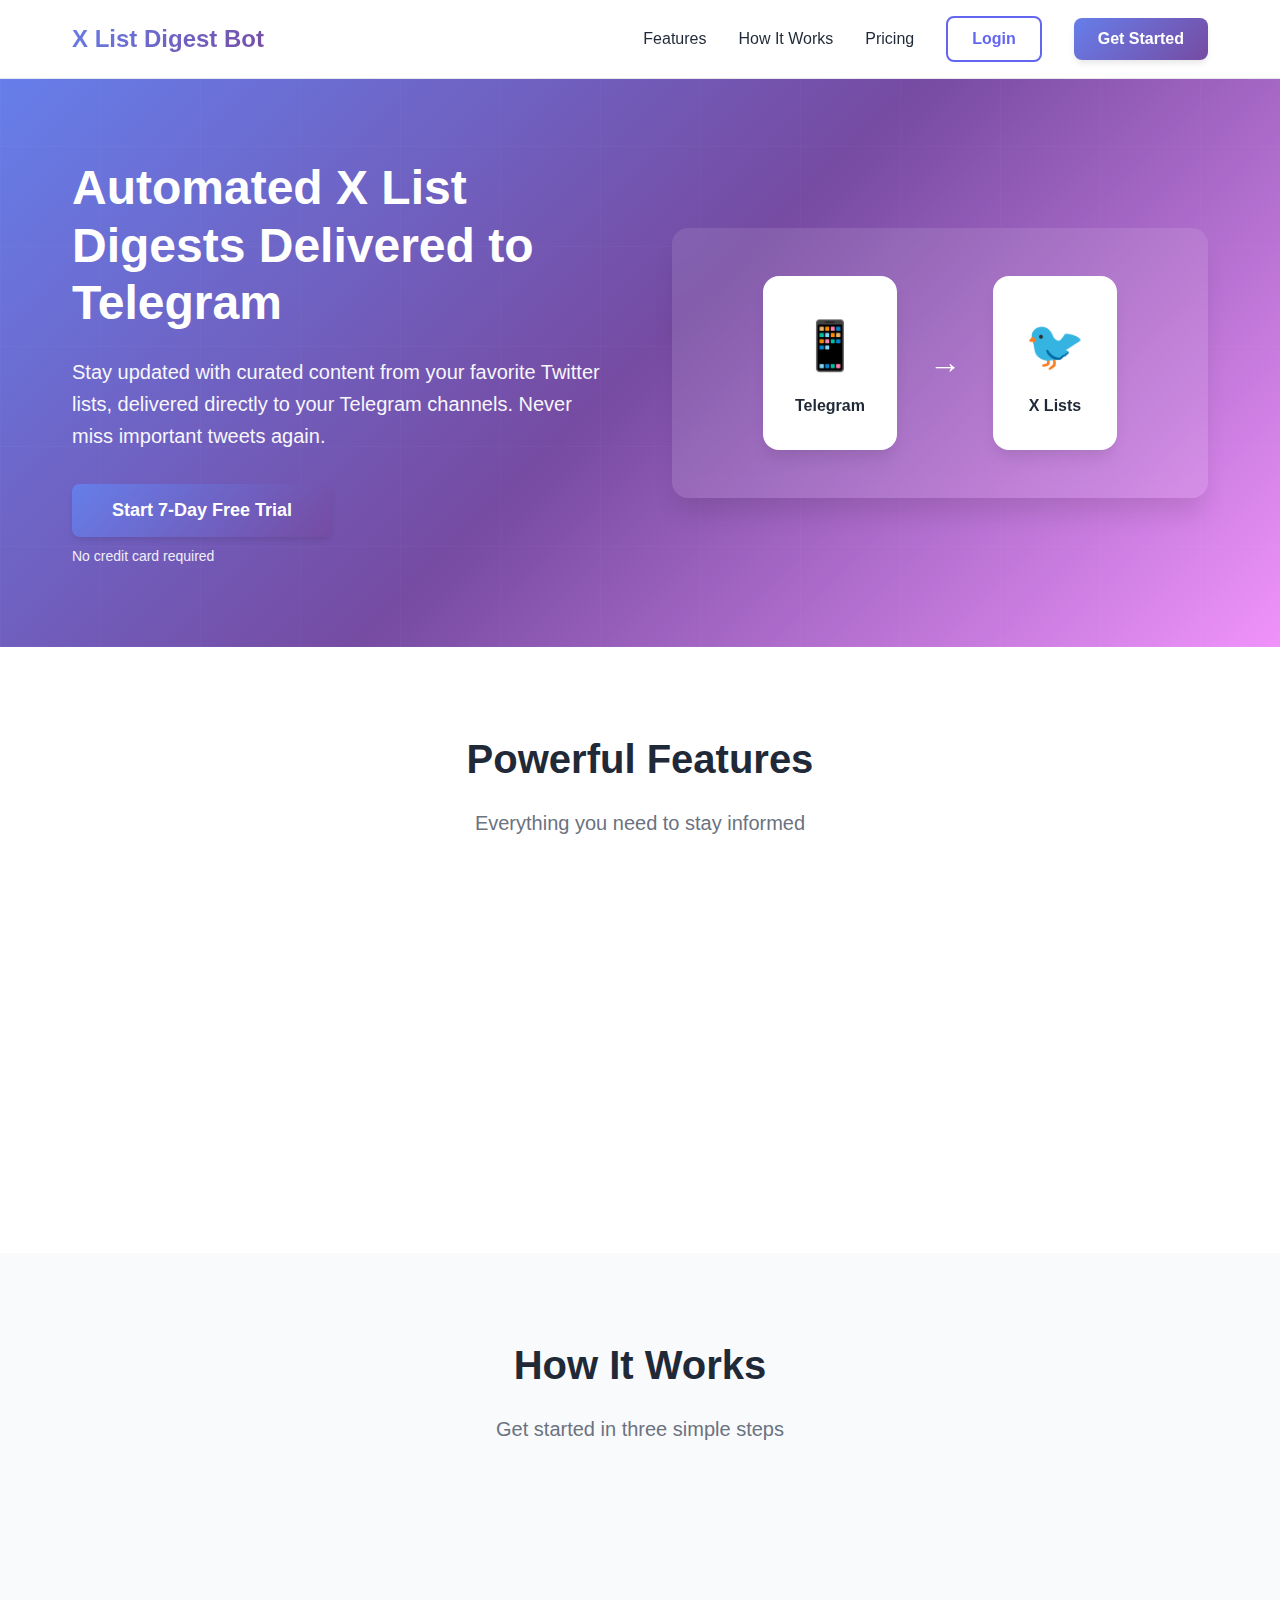
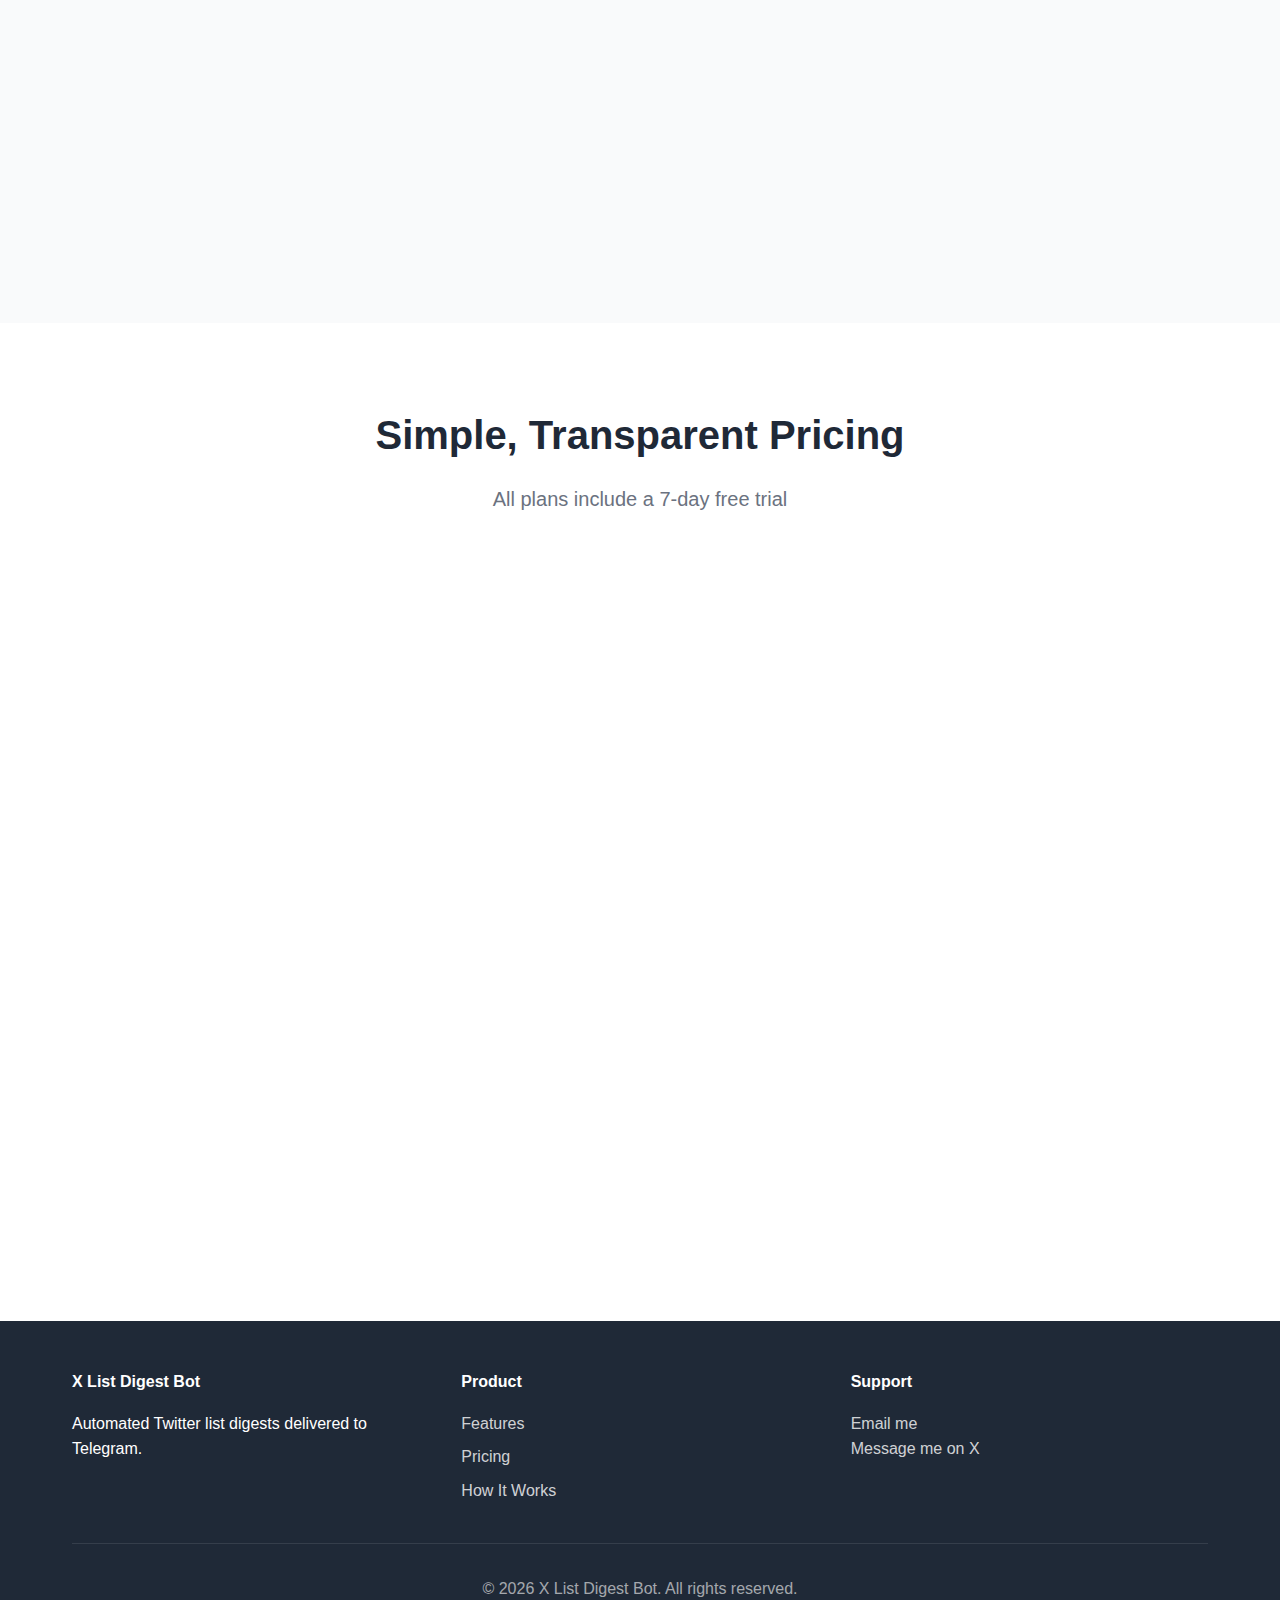
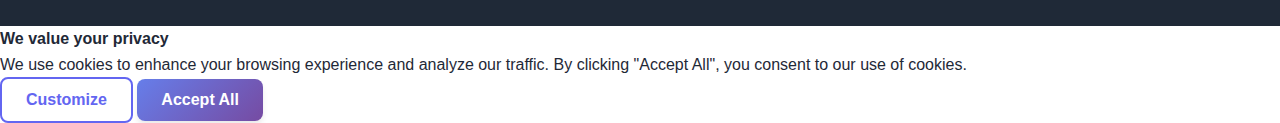
<file: index.html>
<!DOCTYPE html>
<html lang="en">
<head>
    <meta charset="UTF-8">
    <meta name="viewport" content="width=device-width, initial-scale=1.0">
    <title>X List Digest Bot - Automated Twitter List Digests to Telegram</title>
    <meta name="description" content="Subscribe to receive automated X (Twitter) list digests delivered to your Telegram channels. Start your 7-day free trial today!">
    
    <!-- Google Analytics 4 (GA4) -->
    <!-- Replace 'G-XXXXXXXXXX' with your actual GA4 Measurement ID -->
    <script async src="https://www.googletagmanager.com/gtag/js?id=G-XXXXXXXXXX"></script>
    <script>
        window.dataLayer = window.dataLayer || [];
        function gtag(){dataLayer.push(arguments);}
        
        // Set default consent to denied
        gtag('consent', 'default', {
            'analytics_storage': 'denied'
        });
        
        gtag('js', new Date());
        gtag('config', 'G-S552XLN0E6');
    </script>
    
    <link rel="stylesheet" href="styles.css">
</head>
<body>
    <!-- Header -->
    <header>
        <nav class="navbar">
            <div class="container">
                <div class="nav-brand">
                    <h1>X List Digest Bot</h1>
                </div>
                <div class="nav-links">
                    <a href="#features">Features</a>
                    <a href="#how-it-works">How It Works</a>
                    <a href="#pricing">Pricing</a>
                    <button class="btn btn-outline" id="login-btn">Login</button>
                    <button class="btn btn-primary" id="signup-btn">Get Started</button>
                </div>
                <button class="mobile-menu-toggle" id="mobile-menu-toggle">
                    <span></span>
                    <span></span>
                    <span></span>
                </button>
            </div>
        </nav>
    </header>

    <!-- Hero Section -->
    <section class="hero">
        <div class="container">
            <div class="hero-content">
                <h2 class="hero-title">Automated X List Digests Delivered to Telegram</h2>
                <p class="hero-subtitle">Stay updated with curated content from your favorite Twitter lists, delivered directly to your Telegram channels. Never miss important tweets again.</p>
                <div class="hero-cta">
                    <button class="btn btn-primary btn-large" id="hero-cta">Start 7-Day Free Trial</button>
                    <p class="trial-info">No credit card required</p>
                </div>
            </div>
            <div class="hero-image">
                <div class="hero-illustration">
                    <div class="illustration-card">
                        <div class="illustration-icon">📱</div>
                        <div class="illustration-text">Telegram</div>
                    </div>
                    <div class="illustration-arrow">→</div>
                    <div class="illustration-card">
                        <div class="illustration-icon">🐦</div>
                        <div class="illustration-text">X Lists</div>
                    </div>
                </div>
            </div>
        </div>
    </section>

    <!-- Features Section -->
    <section id="features" class="features">
        <div class="container">
            <h2 class="section-title">Powerful Features</h2>
            <p class="section-subtitle">Everything you need to stay informed</p>
            <div class="features-grid">
                <div class="feature-card">
                    <div class="feature-icon">🤖</div>
                    <h3>Automated Digests</h3>
                    <p>Receive curated summaries of your Twitter lists automatically at scheduled times.</p>
                </div>
                <div class="feature-card">
                    <div class="feature-icon">🔒</div>
                    <h3>Secure & Private</h3>
                    <p>Your data is encrypted and never shared with third parties.</p>
                </div>
                <div class="feature-card">
                    <div class="feature-icon">🌐</div>
                    <h3>Multi-Channel Support</h3>
                    <p>Manage multiple Telegram channels and Twitter lists seamlessly.</p>
                </div>
            </div>
        </div>
    </section>

    <!-- How It Works Section -->
    <section id="how-it-works" class="how-it-works">
        <div class="container">
            <h2 class="section-title">How It Works</h2>
            <p class="section-subtitle">Get started in three simple steps</p>
            <div class="steps-container">
                <div class="step">
                    <div class="step-number">1</div>
                    <div class="step-content">
                        <h3>Connect Your Accounts</h3>
                        <p>Link your Twitter and Telegram accounts securely. We only request the permissions we need.</p>
                    </div>
                </div>
                <div class="step">
                    <div class="step-number">2</div>
                    <div class="step-content">
                        <h3>Select Your Lists</h3>
                        <p>Choose which Twitter lists you want to monitor and which Telegram channels to deliver to.</p>
                    </div>
                </div>
                <div class="step">
                    <div class="step-number">3</div>
                    <div class="step-content">
                        <h3>Customize & Automate</h3>
                        <p>Set your schedule, configure filters, and let the bot do the rest. Receive your first digest within minutes.</p>
                    </div>
                </div>
            </div>
        </div>
    </section>

    <!-- Pricing Section -->
    <section id="pricing" class="pricing">
        <div class="container">
            <h2 class="section-title">Simple, Transparent Pricing</h2>
            <p class="section-subtitle">All plans include a 7-day free trial</p>
            <div class="pricing-grid">
                <div class="pricing-card">
                    <div class="pricing-header">
                        <h3>Starter</h3>
                        <div class="price">
                            <span class="currency">$</span>
                            <span class="amount">9</span>
                            <span class="period">/month</span>
                        </div>
                    </div>
                    <div class="pricing-features">
                        <ul>
                            <li>✓ 3 Twitter Lists</li>
                            <li>✓ 1 Telegram Channel</li>
                            <li>✓ Daily Digests</li>
                            <li>✓ Basic Filtering</li>
                            <li>✓ Email Support</li>
                        </ul>
                    </div>
                    <button class="btn btn-outline btn-full signup-trigger">Start Free Trial</button>
                </div>
                <div class="pricing-card featured">
                    <div class="badge">Most Popular</div>
                    <div class="pricing-header">
                        <h3>Pro</h3>
                        <div class="price">
                            <span class="currency">$</span>
                            <span class="amount">29</span>
                            <span class="period">/month</span>
                        </div>
                    </div>
                    <div class="pricing-features">
                        <ul>
                            <li>✓ 10 Twitter Lists</li>
                            <li>✓ 5 Telegram Channels</li>
                            <li>✓ Real-time + Daily Digests</li>
                            <li>✓ Advanced Filtering</li>
                            <li>✓ Analytics Dashboard</li>
                            <li>✓ Priority Support</li>
                        </ul>
                    </div>
                    <button class="btn btn-primary btn-full signup-trigger">Start Free Trial</button>
                </div>
                <div class="pricing-card">
                    <div class="pricing-header">
                        <h3>Enterprise</h3>
                        <div class="price">
                            <span class="currency">$</span>
                            <span class="amount">99</span>
                            <span class="period">/month</span>
                        </div>
                    </div>
                    <div class="pricing-features">
                        <ul>
                            <li>✓ Unlimited Lists</li>
                            <li>✓ Unlimited Channels</li>
                            <li>✓ Custom Schedules</li>
                            <li>✓ AI-Powered Insights</li>
                            <li>✓ Advanced Analytics</li>
                            <li>✓ Dedicated Support</li>
                            <li>✓ Custom Integrations</li>
                        </ul>
                    </div>
                    <button class="btn btn-outline btn-full signup-trigger">Start Free Trial</button>
                </div>
            </div>
        </div>
    </section>

    <!-- Footer -->
    <footer>
        <div class="container">
            <div class="footer-content">
                <div class="footer-section">
                    <h4>X List Digest Bot</h4>
                    <p>Automated Twitter list digests delivered to Telegram.</p>
                </div>
                <div class="footer-section">
                    <h4>Product</h4>
                    <ul>
                        <li><a href="#features">Features</a></li>
                        <li><a href="#pricing">Pricing</a></li>
                        <li><a href="#how-it-works">How It Works</a></li>
                    </ul>
                </div>
                <div class="footer-section">
                    <h4>Support</h4>
                    <p><a href="mailto:zhe@bitdynamics.me">Email me</a></p>
                    <p><a href="https://x.com/linuxcity" target="_blank" rel="noopener noreferrer">Message me on X</a></p>
                </div>
            </div>
            <div class="footer-bottom">
                <p>&copy; <span id="current-year"></span> X List Digest Bot. All rights reserved.</p>
            </div>
        </div>
    </footer>

    <!-- Signup Modal -->
    <div id="signup-modal" class="modal">
        <div class="modal-content">
            <span class="close">&times;</span>
            <h2>Start Your Free Trial</h2>
            <p class="modal-subtitle">7 days free, no credit card required</p>
            <form id="signup-form" novalidate>
                <div class="form-group">
                    <label for="signup-name">Full Name</label>
                    <input type="text" id="signup-name" name="name" required>
                    <span class="error-message"></span>
                </div>
                <div class="form-group">
                    <label for="signup-email">Email Address</label>
                    <input type="email" id="signup-email" name="email" required>
                    <span class="error-message"></span>
                </div>
                <div class="form-group">
                    <label for="signup-password">Password</label>
                    <input type="password" id="signup-password" name="password" required>
                    <span class="error-message"></span>
                </div>
                <div class="form-group">
                    <label for="signup-confirm-password">Confirm Password</label>
                    <input type="password" id="signup-confirm-password" name="confirmPassword" required>
                    <span class="error-message"></span>
                </div>
                <button type="submit" class="btn btn-primary btn-full">Create Account</button>
                <p class="form-footer">Already have an account? <a href="#" id="switch-to-login">Login</a></p>
            </form>
        </div>
    </div>

    <!-- Login Modal -->
    <div id="login-modal" class="modal">
        <div class="modal-content">
            <span class="close">&times;</span>
            <h2>Welcome Back</h2>
            <p class="modal-subtitle">Login to your account</p>
            <form id="login-form" novalidate>
                <div class="form-group">
                    <label for="login-email">Email Address</label>
                    <input type="email" id="login-email" name="email" required>
                    <span class="error-message"></span>
                </div>
                <div class="form-group">
                    <label for="login-password">Password</label>
                    <input type="password" id="login-password" name="password" required>
                    <span class="error-message"></span>
                </div>
                <div class="form-group-checkbox">
                    <input type="checkbox" id="remember-me" name="rememberMe">
                    <label for="remember-me">Remember me</label>
                </div>
                <button type="submit" class="btn btn-primary btn-full">Login</button>
                <p class="form-footer">Don't have an account? <a href="#" id="switch-to-signup">Sign up</a></p>
            </form>
        </div>
    </div>

    <!-- Cookie Consent Banner -->
    <div id="cookie-consent" class="cookie-consent">
        <div class="cookie-consent-content">
            <div class="cookie-consent-text">
                <p><strong>We value your privacy</strong></p>
                <p>We use cookies to enhance your browsing experience and analyze our traffic. By clicking "Accept All", you consent to our use of cookies.</p>
            </div>
            <div class="cookie-consent-actions">
                <button class="btn btn-outline btn-small" id="cookie-customize">Customize</button>
                <button class="btn btn-primary btn-small" id="cookie-accept">Accept All</button>
            </div>
        </div>
    </div>

    <!-- Cookie Preferences Modal -->
    <div id="cookie-preferences-modal" class="modal">
        <div class="modal-content">
            <span class="close">&times;</span>
            <h2>Cookie Preferences</h2>
            <p class="modal-subtitle">Manage your cookie preferences</p>
            <div class="cookie-preference-section">
                <div class="cookie-preference-item">
                    <div class="cookie-preference-header">
                        <input type="checkbox" id="cookie-necessary" checked disabled>
                        <label for="cookie-necessary"><strong>Necessary Cookies</strong></label>
                    </div>
                    <p class="cookie-preference-description">These cookies are essential for the website to function properly. They cannot be disabled.</p>
                </div>
                <div class="cookie-preference-item">
                    <div class="cookie-preference-header">
                        <input type="checkbox" id="cookie-analytics">
                        <label for="cookie-analytics"><strong>Analytics Cookies</strong></label>
                    </div>
                    <p class="cookie-preference-description">These cookies help us understand how visitors interact with our website by collecting and reporting information anonymously.</p>
                </div>
            </div>
            <div class="cookie-preference-actions">
                <button class="btn btn-outline btn-full" id="cookie-reject-all">Reject All</button>
                <button class="btn btn-primary btn-full" id="cookie-save-preferences">Save Preferences</button>
            </div>
        </div>
    </div>

    <script src="script.js"></script>
</body>
</html>
</file>
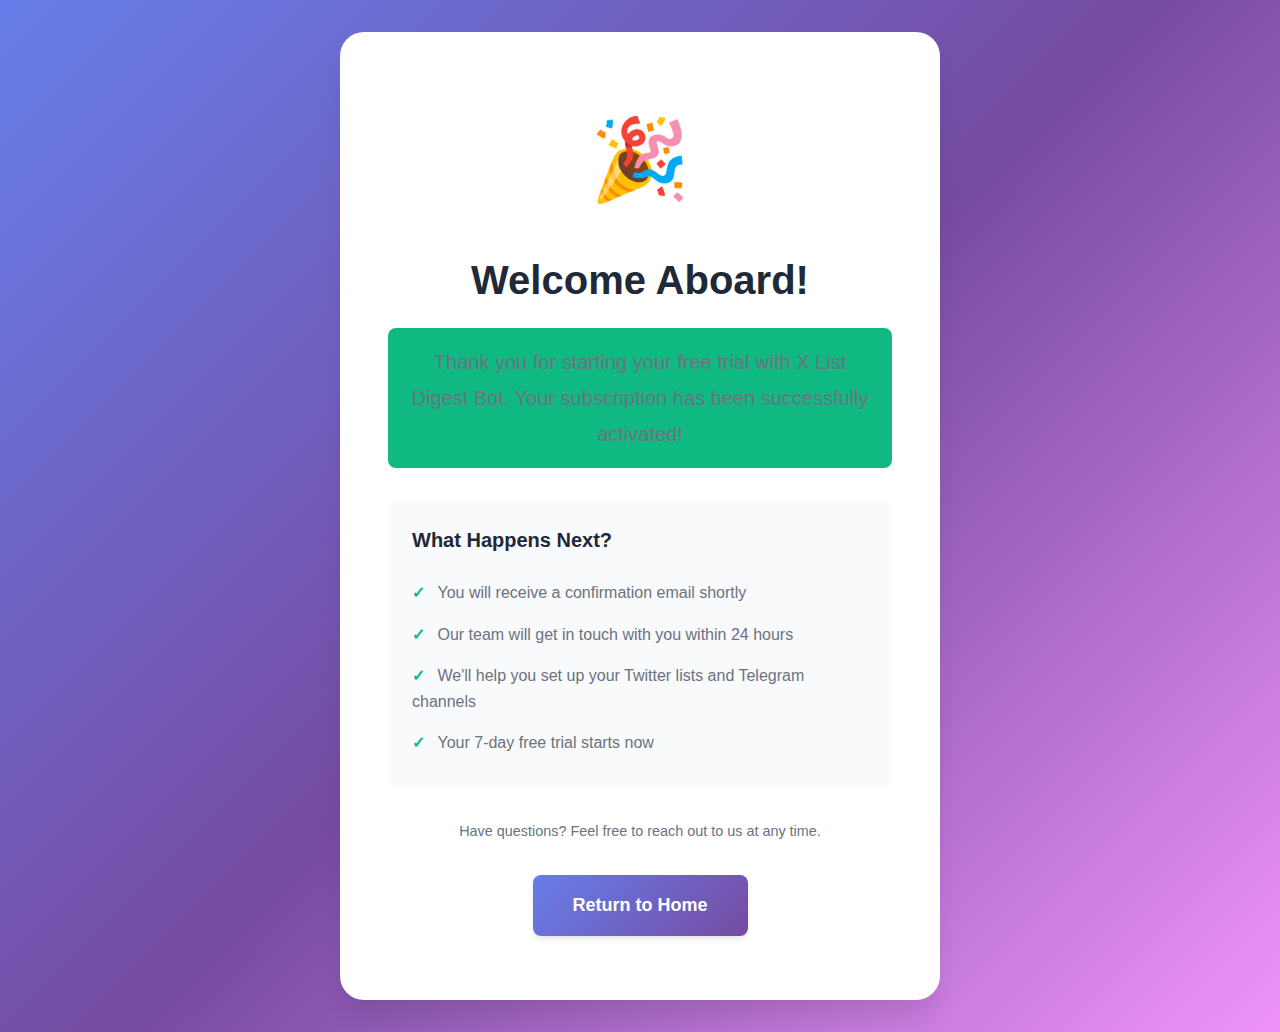
<file: success.html>
<!DOCTYPE html>
<html lang="en">
<head>
    <meta charset="UTF-8">
    <meta name="viewport" content="width=device-width, initial-scale=1.0">
    <title>Welcome to X List Digest Bot!</title>
    <meta name="description" content="Thank you for signing up! We'll be in touch soon.">
    <link rel="stylesheet" href="styles.css">
    <style>
        .success-page {
            min-height: 100vh;
            display: flex;
            align-items: center;
            justify-content: center;
            background: var(--gradient-hero);
            padding: 2rem;
        }
        
        .success-content {
            background: white;
            padding: 4rem 3rem;
            border-radius: 1.5rem;
            max-width: 600px;
            text-align: center;
            box-shadow: var(--shadow-xl);
        }
        
        .success-icon {
            font-size: 5rem;
            margin-bottom: 1.5rem;
        }
        
        .success-title {
            font-size: 2.5rem;
            font-weight: 700;
            margin-bottom: 1rem;
            color: var(--text-primary);
        }
        
        .success-message {
            font-size: 1.25rem;
            color: var(--text-secondary);
            line-height: 1.8;
            margin-bottom: 2rem;
        }
        
        .success-details {
            background: var(--background-alt);
            padding: 1.5rem;
            border-radius: 0.75rem;
            margin-bottom: 2rem;
            text-align: left;
        }
        
        .success-details h3 {
            font-size: 1.25rem;
            margin-bottom: 1rem;
            color: var(--text-primary);
        }
        
        .success-details ul {
            list-style: none;
            padding: 0;
        }
        
        .success-details li {
            padding: 0.5rem 0;
            color: var(--text-secondary);
        }
        
        .success-details li::before {
            content: "✓ ";
            color: var(--success-color);
            font-weight: bold;
            margin-right: 0.5rem;
        }
        
        @media (max-width: 768px) {
            .success-content {
                padding: 2.5rem 1.5rem;
            }
            
            .success-title {
                font-size: 2rem;
            }
            
            .success-message {
                font-size: 1rem;
            }
        }
    </style>
</head>
<body>
    <div class="success-page">
        <div class="success-content">
            <div class="success-icon">🎉</div>
            <h1 class="success-title">Welcome Aboard!</h1>
            <p class="success-message">
                Thank you for starting your free trial with X List Digest Bot. Your subscription has been successfully activated!
            </p>
            
            <div class="success-details">
                <h3>What Happens Next?</h3>
                <ul>
                    <li>You will receive a confirmation email shortly</li>
                    <li>Our team will get in touch with you within 24 hours</li>
                    <li>We'll help you set up your Twitter lists and Telegram channels</li>
                    <li>Your 7-day free trial starts now</li>
                </ul>
            </div>
            
            <p style="color: var(--text-secondary); font-size: 0.9rem; margin-bottom: 2rem;">
                Have questions? Feel free to reach out to us at any time.
            </p>
            
            <a href="index.html" class="btn btn-primary btn-large">Return to Home</a>
        </div>
    </div>
</body>
</html>
</file>
<file: styles.css>
/* Reset and Base Styles */
* {
    margin: 0;
    padding: 0;
    box-sizing: border-box;
}

:root {
    --primary-color: #6366f1;
    --primary-dark: #4f46e5;
    --secondary-color: #8b5cf6;
    --text-primary: #1f2937;
    --text-secondary: #6b7280;
    --background: #ffffff;
    --background-alt: #f9fafb;
    --border-color: #e5e7eb;
    --success-color: #10b981;
    --error-color: #ef4444;
    --gradient-primary: linear-gradient(135deg, #667eea 0%, #764ba2 100%);
    --gradient-hero: linear-gradient(135deg, #667eea 0%, #764ba2 50%, #f093fb 100%);
    --shadow-sm: 0 1px 2px 0 rgba(0, 0, 0, 0.05);
    --shadow-md: 0 4px 6px -1px rgba(0, 0, 0, 0.1);
    --shadow-lg: 0 10px 15px -3px rgba(0, 0, 0, 0.1);
    --shadow-xl: 0 20px 25px -5px rgba(0, 0, 0, 0.1);
}

body {
    font-family: -apple-system, BlinkMacSystemFont, 'Segoe UI', Roboto, Oxygen, Ubuntu, Cantarell, sans-serif;
    line-height: 1.6;
    color: var(--text-primary);
    background: var(--background);
    overflow-x: hidden;
}

.container {
    max-width: 1200px;
    margin: 0 auto;
    padding: 0 2rem;
}

/* Header & Navigation */
header {
    background: var(--background);
    border-bottom: 1px solid var(--border-color);
    position: sticky;
    top: 0;
    z-index: 1000;
    backdrop-filter: blur(10px);
    background: rgba(255, 255, 255, 0.95);
}

.navbar {
    padding: 1rem 0;
}

.navbar .container {
    display: flex;
    justify-content: space-between;
    align-items: center;
}

.nav-brand h1 {
    font-size: 1.5rem;
    background: var(--gradient-primary);
    -webkit-background-clip: text;
    -webkit-text-fill-color: transparent;
    background-clip: text;
    font-weight: 700;
}

.nav-links {
    display: flex;
    align-items: center;
    gap: 2rem;
}

.nav-links a {
    text-decoration: none;
    color: var(--text-primary);
    font-weight: 500;
    transition: color 0.3s;
}

.nav-links a:hover {
    color: var(--primary-color);
}

.mobile-menu-toggle {
    display: none;
    flex-direction: column;
    gap: 4px;
    background: none;
    border: none;
    cursor: pointer;
    padding: 0.5rem;
}

.mobile-menu-toggle span {
    width: 24px;
    height: 3px;
    background: var(--text-primary);
    border-radius: 2px;
    transition: all 0.3s;
}

/* Buttons */
.btn {
    padding: 0.75rem 1.5rem;
    border-radius: 0.5rem;
    font-weight: 600;
    cursor: pointer;
    transition: all 0.3s;
    border: none;
    font-size: 1rem;
    text-decoration: none;
    display: inline-block;
}

.btn-primary {
    background: var(--gradient-primary);
    color: white;
    box-shadow: var(--shadow-md);
}

.btn-primary:hover {
    transform: translateY(-2px);
    box-shadow: var(--shadow-lg);
}

.btn-outline {
    background: transparent;
    border: 2px solid var(--primary-color);
    color: var(--primary-color);
}

.btn-outline:hover {
    background: var(--primary-color);
    color: white;
}

.btn-large {
    padding: 1rem 2.5rem;
    font-size: 1.125rem;
}

.btn-full {
    width: 100%;
}

/* Hero Section */
.hero {
    padding: 5rem 0;
    background: var(--gradient-hero);
    position: relative;
    overflow: hidden;
}

.hero::before {
    content: '';
    position: absolute;
    top: 0;
    left: 0;
    right: 0;
    bottom: 0;
    background-image: repeating-linear-gradient(
        0deg,
        rgba(255, 255, 255, 0.05) 0px,
        rgba(255, 255, 255, 0.05) 1px,
        transparent 1px,
        transparent 100px
    ),
    repeating-linear-gradient(
        90deg,
        rgba(255, 255, 255, 0.05) 0px,
        rgba(255, 255, 255, 0.05) 1px,
        transparent 1px,
        transparent 100px
    );
    opacity: 0.5;
}

.hero .container {
    display: grid;
    grid-template-columns: 1fr 1fr;
    gap: 4rem;
    align-items: center;
    position: relative;
    z-index: 1;
}

.hero-content {
    color: white;
}

.hero-title {
    font-size: 3rem;
    font-weight: 700;
    margin-bottom: 1.5rem;
    line-height: 1.2;
}

.hero-subtitle {
    font-size: 1.25rem;
    margin-bottom: 2rem;
    opacity: 0.95;
    line-height: 1.6;
}

.hero-cta {
    display: flex;
    flex-direction: column;
    align-items: flex-start;
    gap: 0.5rem;
}

.trial-info {
    font-size: 0.875rem;
    opacity: 0.9;
}

.hero-illustration {
    background: rgba(255, 255, 255, 0.1);
    backdrop-filter: blur(10px);
    border-radius: 1rem;
    padding: 3rem;
    display: flex;
    align-items: center;
    justify-content: center;
    gap: 2rem;
    box-shadow: var(--shadow-xl);
}

.illustration-card {
    background: white;
    padding: 2rem;
    border-radius: 1rem;
    text-align: center;
    box-shadow: var(--shadow-lg);
}

.illustration-icon {
    font-size: 3rem;
    margin-bottom: 0.5rem;
}

.illustration-text {
    font-weight: 600;
    color: var(--text-primary);
}

.illustration-arrow {
    font-size: 2rem;
    color: white;
    font-weight: bold;
}

/* Features Section */
.features {
    padding: 5rem 0;
    background: var(--background);
}

.section-title {
    text-align: center;
    font-size: 2.5rem;
    font-weight: 700;
    margin-bottom: 1rem;
}

.section-subtitle {
    text-align: center;
    font-size: 1.25rem;
    color: var(--text-secondary);
    margin-bottom: 3rem;
}

.features-grid {
    display: grid;
    grid-template-columns: repeat(auto-fit, minmax(300px, 1fr));
    gap: 2rem;
}

.feature-card {
    padding: 2rem;
    border-radius: 1rem;
    background: var(--background);
    border: 1px solid var(--border-color);
    transition: all 0.3s;
}

.feature-card:hover {
    transform: translateY(-5px);
    box-shadow: var(--shadow-lg);
    border-color: var(--primary-color);
}

.feature-icon {
    font-size: 3rem;
    margin-bottom: 1rem;
}

.feature-card h3 {
    font-size: 1.5rem;
    margin-bottom: 0.75rem;
    font-weight: 600;
}

.feature-card p {
    color: var(--text-secondary);
    line-height: 1.6;
}

/* How It Works Section */
.how-it-works {
    padding: 5rem 0;
    background: var(--background-alt);
}

.steps-container {
    display: flex;
    flex-direction: column;
    gap: 3rem;
    max-width: 800px;
    margin: 0 auto;
}

.step {
    display: flex;
    gap: 2rem;
    align-items: flex-start;
}

.step-number {
    width: 4rem;
    height: 4rem;
    background: var(--gradient-primary);
    color: white;
    border-radius: 50%;
    display: flex;
    align-items: center;
    justify-content: center;
    font-size: 1.5rem;
    font-weight: 700;
    flex-shrink: 0;
    box-shadow: var(--shadow-md);
}

.step-content h3 {
    font-size: 1.5rem;
    margin-bottom: 0.75rem;
    font-weight: 600;
}

.step-content p {
    color: var(--text-secondary);
    line-height: 1.6;
}

/* Pricing Section */
.pricing {
    padding: 5rem 0;
    background: var(--background);
}

.pricing-grid {
    display: grid;
    grid-template-columns: repeat(auto-fit, minmax(300px, 1fr));
    gap: 2rem;
    margin-top: 3rem;
}

.pricing-card {
    background: var(--background);
    border: 2px solid var(--border-color);
    border-radius: 1rem;
    padding: 2.5rem;
    transition: all 0.3s;
    position: relative;
}

.pricing-card:hover {
    transform: translateY(-5px);
    box-shadow: var(--shadow-xl);
}

.pricing-card.featured {
    border-color: var(--primary-color);
    box-shadow: var(--shadow-lg);
}

.pricing-card .badge {
    position: absolute;
    top: -12px;
    left: 50%;
    transform: translateX(-50%);
    background: var(--gradient-primary);
    color: white;
    padding: 0.25rem 1rem;
    border-radius: 1rem;
    font-size: 0.875rem;
    font-weight: 600;
}

.pricing-header {
    text-align: center;
    margin-bottom: 2rem;
}

.pricing-header h3 {
    font-size: 1.5rem;
    margin-bottom: 1rem;
    font-weight: 600;
}

.price {
    display: flex;
    align-items: baseline;
    justify-content: center;
    gap: 0.25rem;
}

.price .currency {
    font-size: 1.5rem;
    color: var(--text-secondary);
}

.price .amount {
    font-size: 3rem;
    font-weight: 700;
}

.price .period {
    font-size: 1rem;
    color: var(--text-secondary);
}

.pricing-features ul {
    list-style: none;
    margin-bottom: 2rem;
}

.pricing-features li {
    padding: 0.75rem 0;
    border-bottom: 1px solid var(--border-color);
    color: var(--text-primary);
}

.pricing-features li:last-child {
    border-bottom: none;
}

/* Footer */
footer {
    background: var(--text-primary);
    color: white;
    padding: 3rem 0 1.5rem;
}

.footer-content {
    display: grid;
    grid-template-columns: repeat(auto-fit, minmax(200px, 1fr));
    gap: 2rem;
    margin-bottom: 2rem;
}

.footer-section h4 {
    margin-bottom: 1rem;
    font-weight: 600;
}

.footer-section ul {
    list-style: none;
}

.footer-section li {
    margin-bottom: 0.5rem;
}

.footer-section a {
    color: rgba(255, 255, 255, 0.8);
    text-decoration: none;
    transition: color 0.3s;
}

.footer-section a:hover {
    color: white;
}

.footer-bottom {
    text-align: center;
    padding-top: 2rem;
    border-top: 1px solid rgba(255, 255, 255, 0.1);
}

.footer-bottom p {
    color: rgba(255, 255, 255, 0.6);
}

/* Modal Styles */
.modal {
    display: none;
    position: fixed;
    z-index: 2000;
    left: 0;
    top: 0;
    width: 100%;
    height: 100%;
    background-color: rgba(0, 0, 0, 0.5);
    backdrop-filter: blur(5px);
    animation: fadeIn 0.3s;
}

.modal.show {
    display: flex;
    align-items: center;
    justify-content: center;
}

@keyframes fadeIn {
    from {
        opacity: 0;
    }
    to {
        opacity: 1;
    }
}

.modal-content {
    background: var(--background);
    padding: 2.5rem;
    border-radius: 1rem;
    max-width: 500px;
    width: 90%;
    max-height: 90vh;
    overflow-y: auto;
    position: relative;
    box-shadow: var(--shadow-xl);
    animation: slideUp 0.3s;
}

@keyframes slideUp {
    from {
        transform: translateY(50px);
        opacity: 0;
    }
    to {
        transform: translateY(0);
        opacity: 1;
    }
}

.close {
    position: absolute;
    right: 1.5rem;
    top: 1.5rem;
    font-size: 2rem;
    font-weight: 300;
    color: var(--text-secondary);
    cursor: pointer;
    transition: color 0.3s;
}

.close:hover {
    color: var(--text-primary);
}

.modal-content h2 {
    margin-bottom: 0.5rem;
    font-size: 2rem;
    font-weight: 700;
}

.modal-subtitle {
    color: var(--text-secondary);
    margin-bottom: 2rem;
}

/* Form Styles */
.form-group {
    margin-bottom: 1.5rem;
}

.form-group label {
    display: block;
    margin-bottom: 0.5rem;
    font-weight: 500;
    color: var(--text-primary);
}

.form-group input {
    width: 100%;
    padding: 0.75rem;
    border: 2px solid var(--border-color);
    border-radius: 0.5rem;
    font-size: 1rem;
    transition: all 0.3s;
}

.form-group input:focus {
    outline: none;
    border-color: var(--primary-color);
    box-shadow: 0 0 0 3px rgba(99, 102, 241, 0.1);
}

.form-group input.error {
    border-color: var(--error-color);
}

.form-group .error-message {
    display: block;
    color: var(--error-color);
    font-size: 0.875rem;
    margin-top: 0.25rem;
    min-height: 1.25rem;
}

.form-group-checkbox {
    display: flex;
    align-items: center;
    gap: 0.5rem;
    margin-bottom: 1.5rem;
}

.form-group-checkbox input[type="checkbox"] {
    width: auto;
}

.form-footer {
    text-align: center;
    margin-top: 1.5rem;
    color: var(--text-secondary);
}

.form-footer a {
    color: var(--primary-color);
    text-decoration: none;
    font-weight: 600;
}

.form-footer a:hover {
    text-decoration: underline;
}

.success-message {
    background: var(--success-color);
    color: white;
    padding: 1rem;
    border-radius: 0.5rem;
    margin-bottom: 1rem;
    text-align: center;
    font-weight: 500;
}

/* Responsive Design */
@media (max-width: 768px) {
    .container {
        padding: 0 1rem;
    }

    .nav-links {
        display: none;
        position: absolute;
        top: 100%;
        left: 0;
        right: 0;
        background: white;
        flex-direction: column;
        padding: 1rem;
        box-shadow: var(--shadow-lg);
        gap: 1rem;
    }

    .nav-links.active {
        display: flex;
    }

    .mobile-menu-toggle {
        display: flex;
    }

    .hero .container {
        grid-template-columns: 1fr;
        gap: 2rem;
    }

    .hero-title {
        font-size: 2rem;
    }

    .hero-subtitle {
        font-size: 1rem;
    }

    .hero-illustration {
        padding: 2rem;
        flex-direction: column;
    }

    .illustration-arrow {
        transform: rotate(90deg);
    }

    .features-grid {
        grid-template-columns: 1fr;
    }

    .pricing-grid {
        grid-template-columns: 1fr;
    }

    .step {
        flex-direction: column;
        text-align: center;
    }

    .step-number {
        margin: 0 auto;
    }

    .section-title {
        font-size: 2rem;
    }

    .section-subtitle {
        font-size: 1rem;
    }

    .footer-content {
        grid-template-columns: 1fr;
    }
}

@media (max-width: 480px) {
    .hero {
        padding: 3rem 0;
    }

    .hero-title {
        font-size: 1.75rem;
    }

    .btn-large {
        padding: 0.875rem 2rem;
        font-size: 1rem;
    }

    .modal-content {
        padding: 1.5rem;
    }

    .features,
    .how-it-works,
    .pricing {
        padding: 3rem 0;
    }
}
</file>
